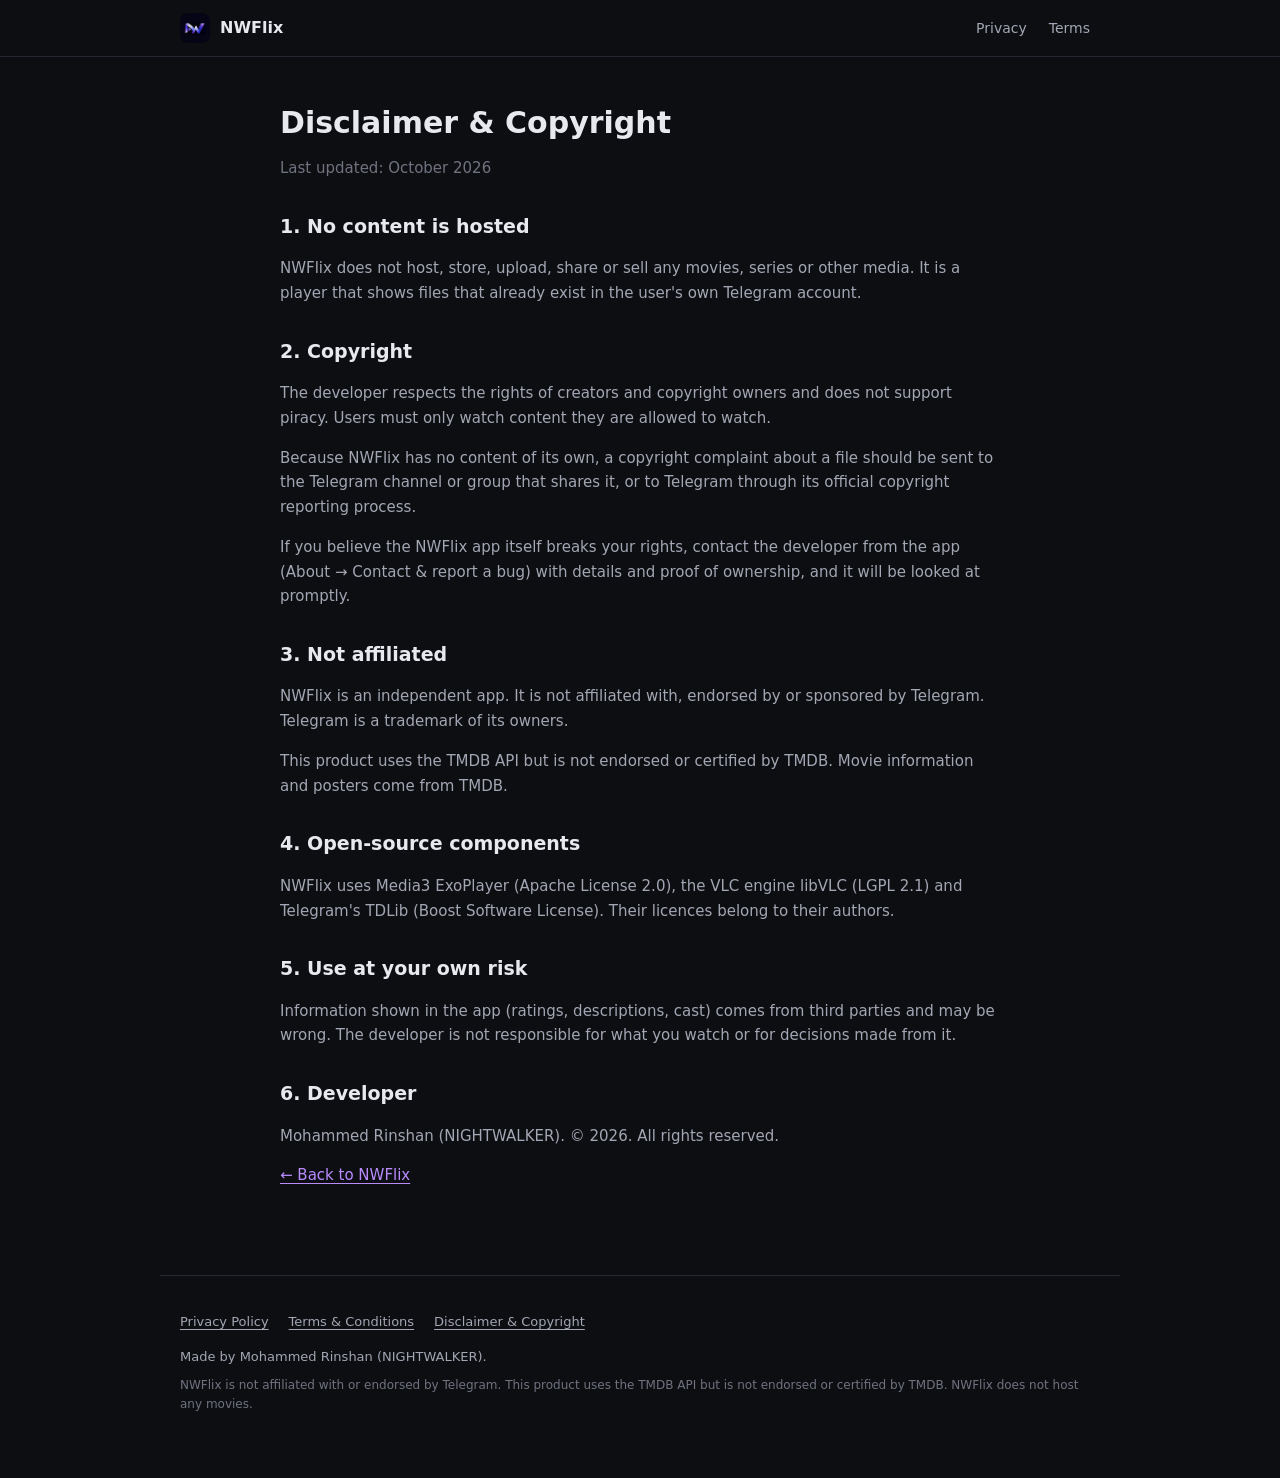
<file: disclaimer.html>
<!doctype html>
<html lang="en">
<head>
  <meta charset="utf-8">
  <meta name="viewport" content="width=device-width, initial-scale=1">
  <meta http-equiv="Content-Security-Policy" content="default-src 'self'; script-src 'self'; style-src 'self' 'unsafe-inline'; img-src 'self' data:; font-src 'self'; connect-src https://firestore.googleapis.com https://en.wikipedia.org; base-uri 'none'; form-action 'none'; object-src 'none'">
  <meta name="referrer" content="strict-origin-when-cross-origin">
  <title>Disclaimer &amp; Copyright – NWFlix</title>
  <meta name="description" content="Privacy Policy for the NWFlix app.">
  <link rel="icon" type="image/png" sizes="32x32" href="assets/favicon-32.png">
  <link rel="apple-touch-icon" href="assets/apple-touch-icon.png">
  <meta name="theme-color" content="#08090a">
  <meta property="og:type" content="website">
  <meta property="og:site_name" content="NWFlix">
  <meta property="og:title" content="Privacy Policy – NWFlix">
  <meta property="og:description" content="Privacy Policy for the NWFlix app.">
  <meta property="og:url" content="https://nightwalkerofc.github.io/NWFlix-Website/disclaimer.html">
  <meta property="og:image" content="https://nightwalkerofc.github.io/NWFlix-Website/assets/og-image.png">
  <meta property="og:image:width" content="1200">
  <meta property="og:image:height" content="630">
  <meta name="twitter:card" content="summary_large_image">
  <meta name="twitter:image" content="https://nightwalkerofc.github.io/NWFlix-Website/assets/og-image.png">
  <link rel="stylesheet" href="style.css">
</head>
<body>
  <header class="top">
    <div class="wrap bar">
      <a class="brand" href="./"><img src="assets/icon.png" alt="" width="30" height="30"> NWFlix</a>
      <nav class="nav"><a href="privacy.html">Privacy</a><a href="terms.html">Terms</a></nav>
    </div>
  </header>
<main class="wrap doc">
  <h1>Disclaimer &amp; Copyright</h1>
  <p class="tiny">Last updated: October 2026</p>
  <h2>1. No content is hosted</h2>
  <p>NWFlix does not host, store, upload, share or sell any movies, series or other media. It is a player that shows files that already exist in the user&#x27;s own Telegram account.</p>
  <h2>2. Copyright</h2>
  <p>The developer respects the rights of creators and copyright owners and does not support piracy. Users must only watch content they are allowed to watch.</p>
  <p>Because NWFlix has no content of its own, a copyright complaint about a file should be sent to the Telegram channel or group that shares it, or to Telegram through its official copyright reporting process.</p>
  <p>If you believe the NWFlix app itself breaks your rights, contact the developer from the app (About → Contact &amp; report a bug) with details and proof of ownership, and it will be looked at promptly.</p>
  <h2>3. Not affiliated</h2>
  <p>NWFlix is an independent app. It is not affiliated with, endorsed by or sponsored by Telegram. Telegram is a trademark of its owners.</p>
  <p>This product uses the TMDB API but is not endorsed or certified by TMDB. Movie information and posters come from TMDB.</p>
  <h2>4. Open-source components</h2>
  <p>NWFlix uses Media3 ExoPlayer (Apache License 2.0), the VLC engine libVLC (LGPL 2.1) and Telegram&#x27;s TDLib (Boost Software License). Their licences belong to their authors.</p>
  <h2>5. Use at your own risk</h2>
  <p>Information shown in the app (ratings, descriptions, cast) comes from third parties and may be wrong. The developer is not responsible for what you watch or for decisions made from it.</p>
  <h2>6. Developer</h2>
  <p>Mohammed Rinshan (NIGHTWALKER). © 2026. All rights reserved.</p>
  <p><a href="./">&larr; Back to NWFlix</a></p>
</main>
  <footer class="wrap foot">
    <p class="links"><a href="privacy.html">Privacy Policy</a><a href="terms.html">Terms &amp; Conditions</a><a href="disclaimer.html">Disclaimer &amp; Copyright</a></p>
    <p>Made by Mohammed Rinshan (NIGHTWALKER).</p>
    <p class="tiny">NWFlix is not affiliated with or endorsed by Telegram. This product uses the TMDB API but is not endorsed or certified by TMDB. NWFlix does not host any movies.</p>
  </footer>
</body>
</html>
</file>
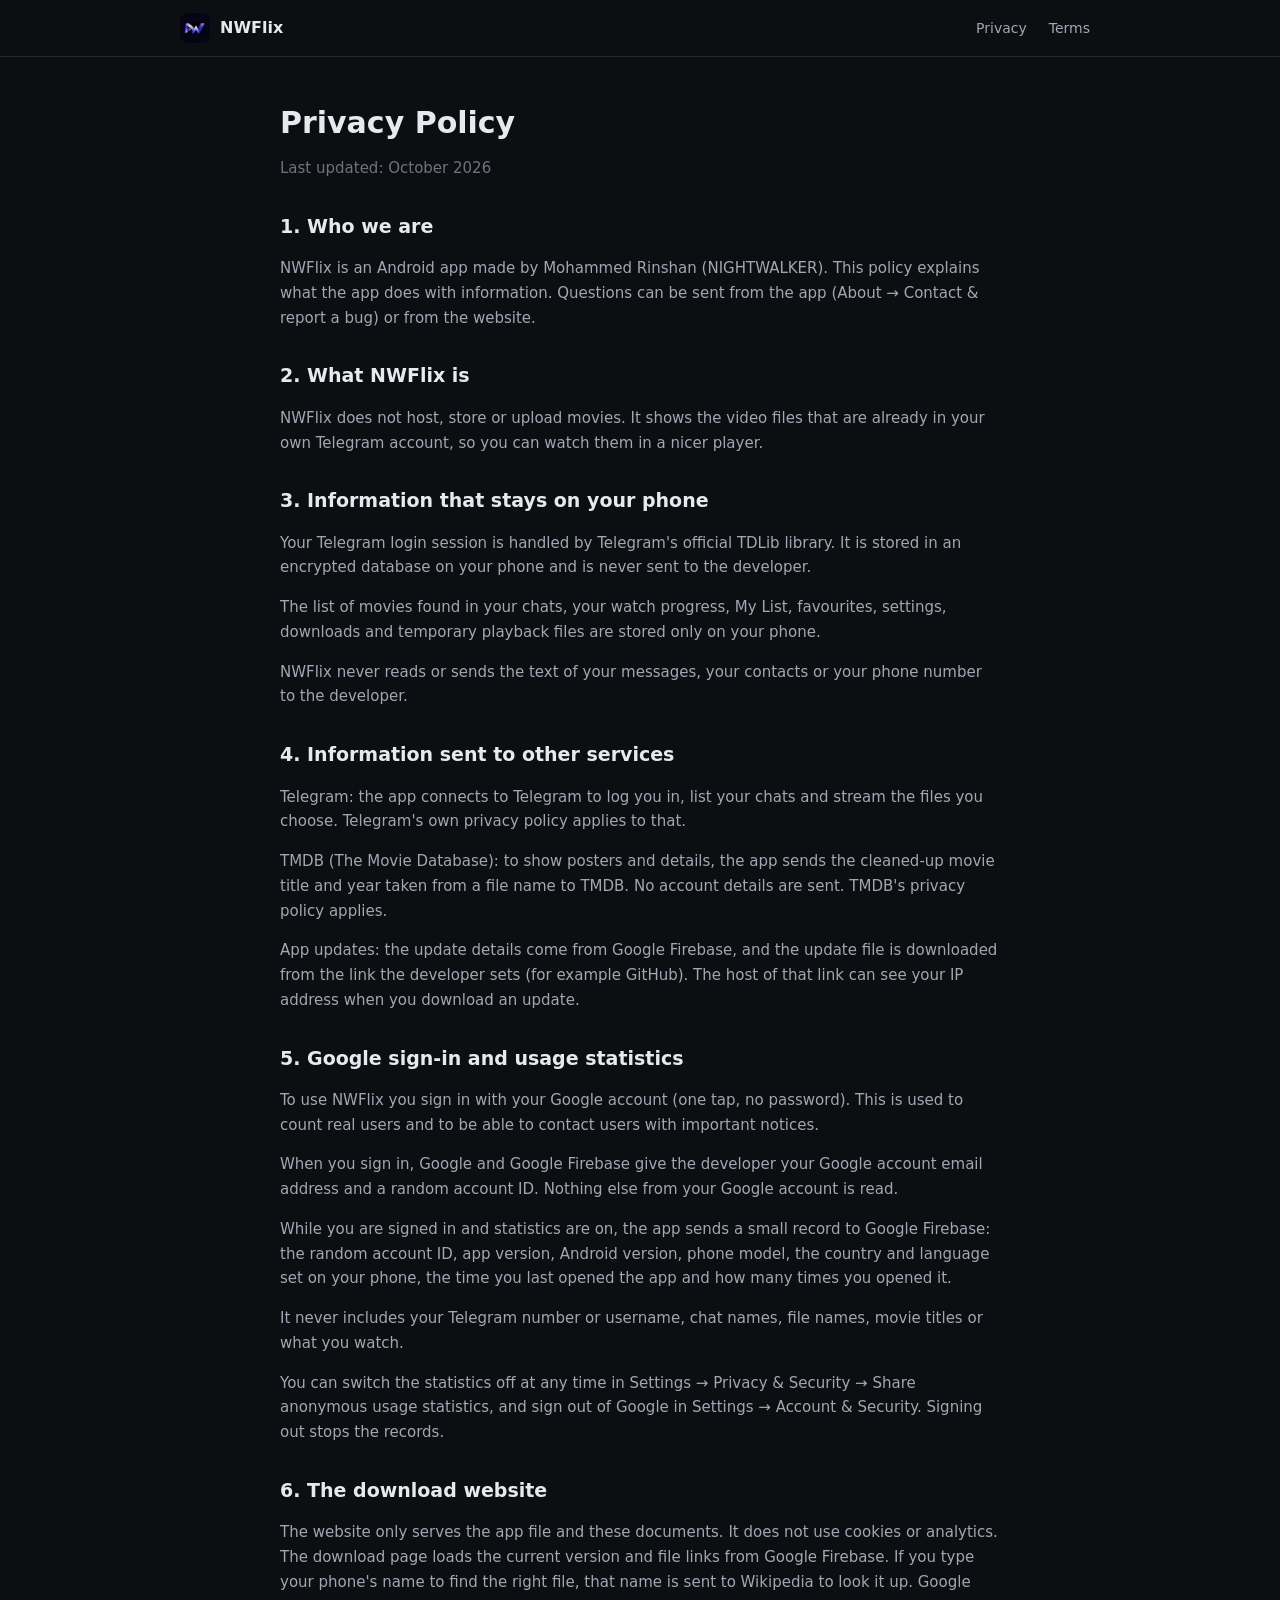
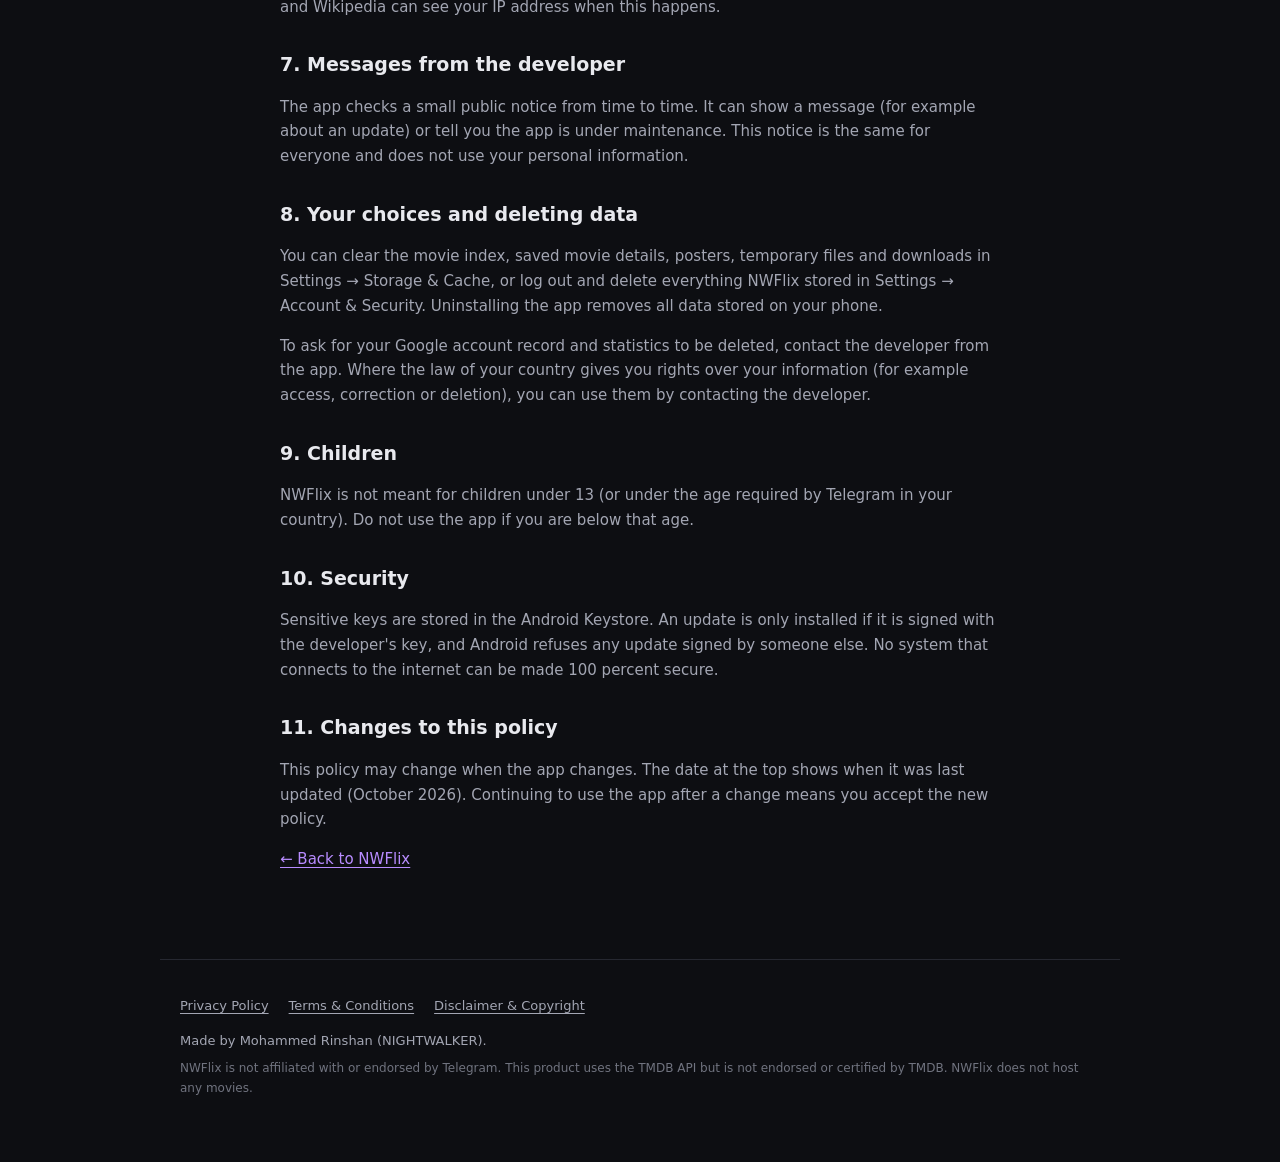
<file: privacy.html>
<!doctype html>
<html lang="en">
<head>
  <meta charset="utf-8">
  <meta name="viewport" content="width=device-width, initial-scale=1">
  <meta http-equiv="Content-Security-Policy" content="default-src 'self'; script-src 'self'; style-src 'self' 'unsafe-inline'; img-src 'self' data:; font-src 'self'; connect-src https://firestore.googleapis.com https://en.wikipedia.org; base-uri 'none'; form-action 'none'; object-src 'none'">
  <meta name="referrer" content="strict-origin-when-cross-origin">
  <title>Privacy Policy – NWFlix</title>
  <meta name="description" content="Privacy Policy for the NWFlix app.">
  <link rel="icon" type="image/png" sizes="32x32" href="assets/favicon-32.png">
  <link rel="apple-touch-icon" href="assets/apple-touch-icon.png">
  <meta name="theme-color" content="#08090a">
  <meta property="og:type" content="website">
  <meta property="og:site_name" content="NWFlix">
  <meta property="og:title" content="Privacy Policy – NWFlix">
  <meta property="og:description" content="Privacy Policy for the NWFlix app.">
  <meta property="og:url" content="https://nightwalkerofc.github.io/NWFlix-Website/privacy.html">
  <meta property="og:image" content="https://nightwalkerofc.github.io/NWFlix-Website/assets/og-image.png">
  <meta property="og:image:width" content="1200">
  <meta property="og:image:height" content="630">
  <meta name="twitter:card" content="summary_large_image">
  <meta name="twitter:image" content="https://nightwalkerofc.github.io/NWFlix-Website/assets/og-image.png">
  <link rel="stylesheet" href="style.css">
</head>
<body>
  <header class="top">
    <div class="wrap bar">
      <a class="brand" href="./"><img src="assets/icon.png" alt="" width="30" height="30"> NWFlix</a>
      <nav class="nav"><a href="privacy.html">Privacy</a><a href="terms.html">Terms</a></nav>
    </div>
  </header>
<main class="wrap doc">
  <h1>Privacy Policy</h1>
  <p class="tiny">Last updated: October 2026</p>
  <h2>1. Who we are</h2>
  <p>NWFlix is an Android app made by Mohammed Rinshan (NIGHTWALKER). This policy explains what the app does with information. Questions can be sent from the app (About → Contact &amp; report a bug) or from the website.</p>
  <h2>2. What NWFlix is</h2>
  <p>NWFlix does not host, store or upload movies. It shows the video files that are already in your own Telegram account, so you can watch them in a nicer player.</p>
  <h2>3. Information that stays on your phone</h2>
  <p>Your Telegram login session is handled by Telegram&#x27;s official TDLib library. It is stored in an encrypted database on your phone and is never sent to the developer.</p>
  <p>The list of movies found in your chats, your watch progress, My List, favourites, settings, downloads and temporary playback files are stored only on your phone.</p>
  <p>NWFlix never reads or sends the text of your messages, your contacts or your phone number to the developer.</p>
  <h2>4. Information sent to other services</h2>
  <p>Telegram: the app connects to Telegram to log you in, list your chats and stream the files you choose. Telegram&#x27;s own privacy policy applies to that.</p>
  <p>TMDB (The Movie Database): to show posters and details, the app sends the cleaned-up movie title and year taken from a file name to TMDB. No account details are sent. TMDB&#x27;s privacy policy applies.</p>
  <p>App updates: the update details come from Google Firebase, and the update file is downloaded from the link the developer sets (for example GitHub). The host of that link can see your IP address when you download an update.</p>
  <h2>5. Google sign-in and usage statistics</h2>
  <p>To use NWFlix you sign in with your Google account (one tap, no password). This is used to count real users and to be able to contact users with important notices.</p>
  <p>When you sign in, Google and Google Firebase give the developer your Google account email address and a random account ID. Nothing else from your Google account is read.</p>
  <p>While you are signed in and statistics are on, the app sends a small record to Google Firebase: the random account ID, app version, Android version, phone model, the country and language set on your phone, the time you last opened the app and how many times you opened it.</p>
  <p>It never includes your Telegram number or username, chat names, file names, movie titles or what you watch.</p>
  <p>You can switch the statistics off at any time in Settings → Privacy &amp; Security → Share anonymous usage statistics, and sign out of Google in Settings → Account &amp; Security. Signing out stops the records.</p>
  <h2>6. The download website</h2>
  <p>The website only serves the app file and these documents. It does not use cookies or analytics. The download page loads the current version and file links from Google Firebase. If you type your phone&#x27;s name to find the right file, that name is sent to Wikipedia to look it up. Google and Wikipedia can see your IP address when this happens.</p>
  <h2>7. Messages from the developer</h2>
  <p>The app checks a small public notice from time to time. It can show a message (for example about an update) or tell you the app is under maintenance. This notice is the same for everyone and does not use your personal information.</p>
  <h2>8. Your choices and deleting data</h2>
  <p>You can clear the movie index, saved movie details, posters, temporary files and downloads in Settings → Storage &amp; Cache, or log out and delete everything NWFlix stored in Settings → Account &amp; Security. Uninstalling the app removes all data stored on your phone.</p>
  <p>To ask for your Google account record and statistics to be deleted, contact the developer from the app. Where the law of your country gives you rights over your information (for example access, correction or deletion), you can use them by contacting the developer.</p>
  <h2>9. Children</h2>
  <p>NWFlix is not meant for children under 13 (or under the age required by Telegram in your country). Do not use the app if you are below that age.</p>
  <h2>10. Security</h2>
  <p>Sensitive keys are stored in the Android Keystore. An update is only installed if it is signed with the developer&#x27;s key, and Android refuses any update signed by someone else. No system that connects to the internet can be made 100 percent secure.</p>
  <h2>11. Changes to this policy</h2>
  <p>This policy may change when the app changes. The date at the top shows when it was last updated (October 2026). Continuing to use the app after a change means you accept the new policy.</p>
  <p><a href="./">&larr; Back to NWFlix</a></p>
</main>
  <footer class="wrap foot">
    <p class="links"><a href="privacy.html">Privacy Policy</a><a href="terms.html">Terms &amp; Conditions</a><a href="disclaimer.html">Disclaimer &amp; Copyright</a></p>
    <p>Made by Mohammed Rinshan (NIGHTWALKER).</p>
    <p class="tiny">NWFlix is not affiliated with or endorsed by Telegram. This product uses the TMDB API but is not endorsed or certified by TMDB. NWFlix does not host any movies.</p>
  </footer>
</body>
</html>
</file>
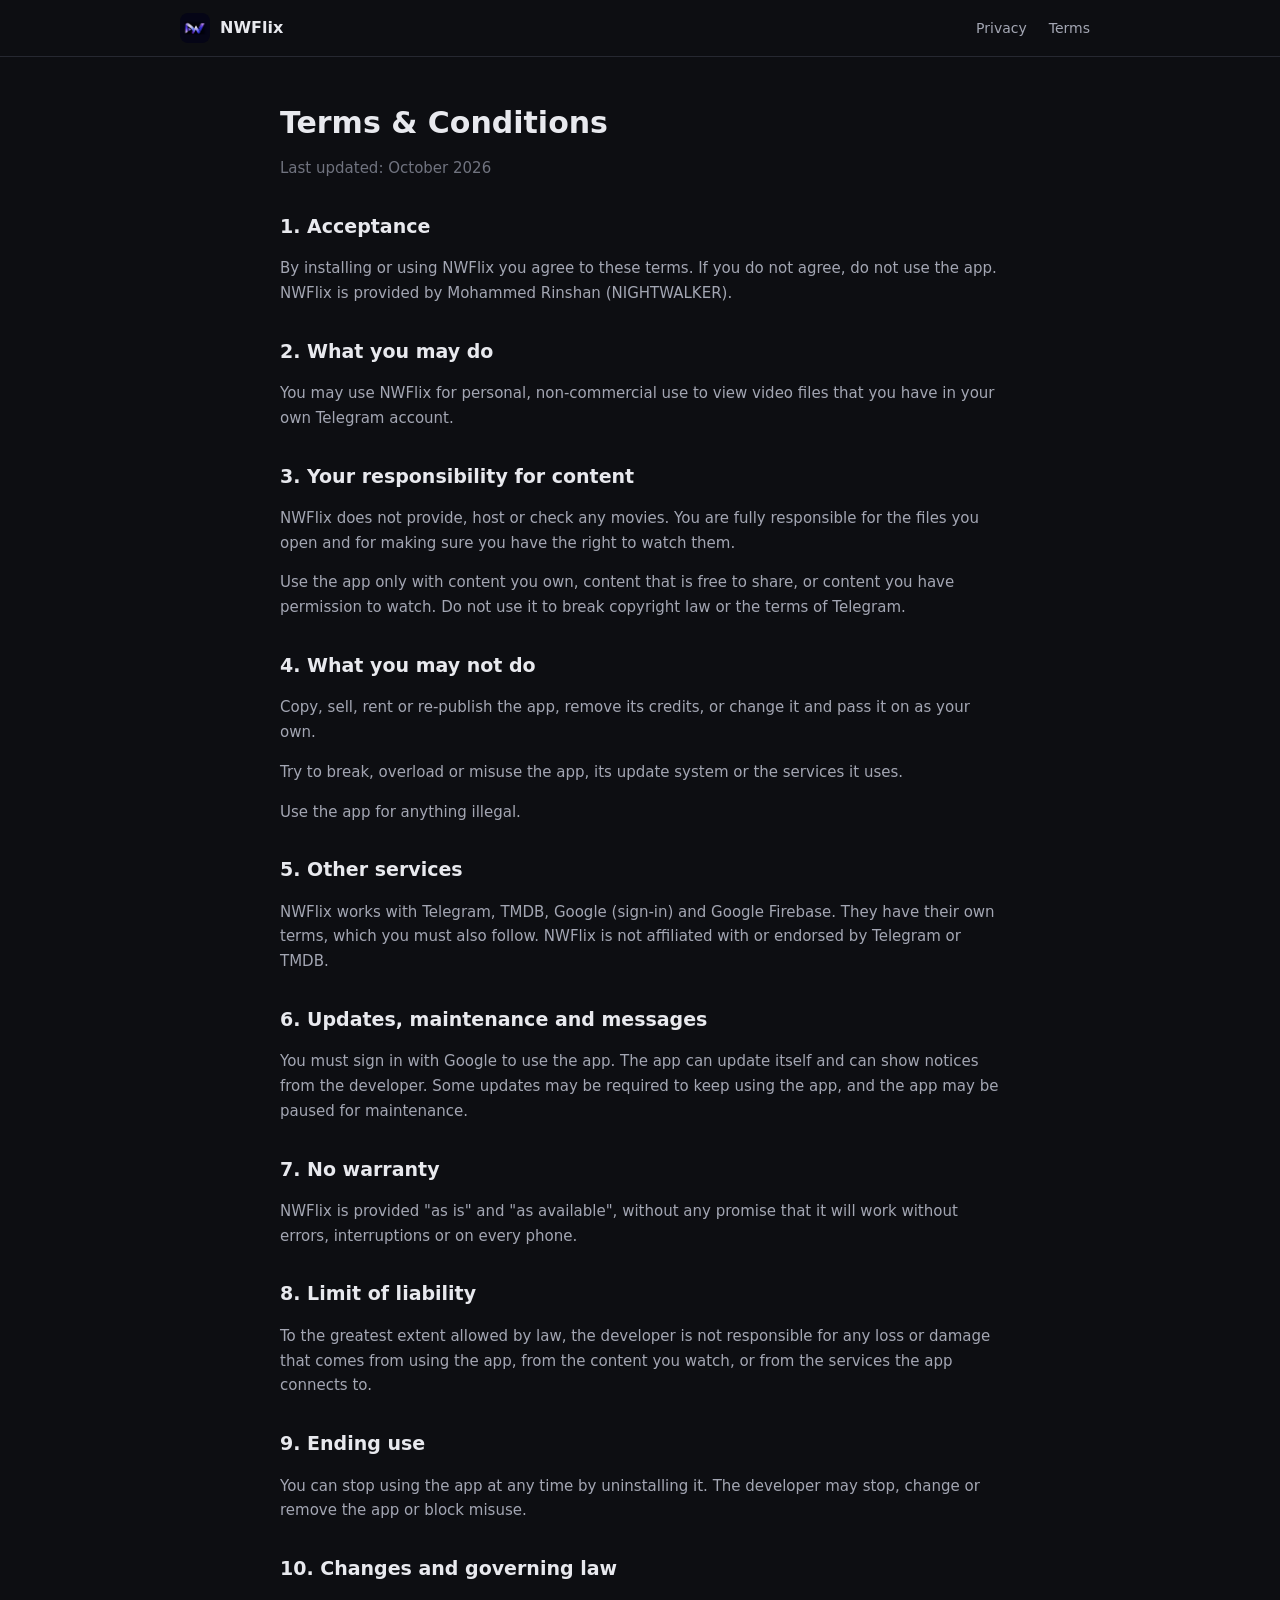
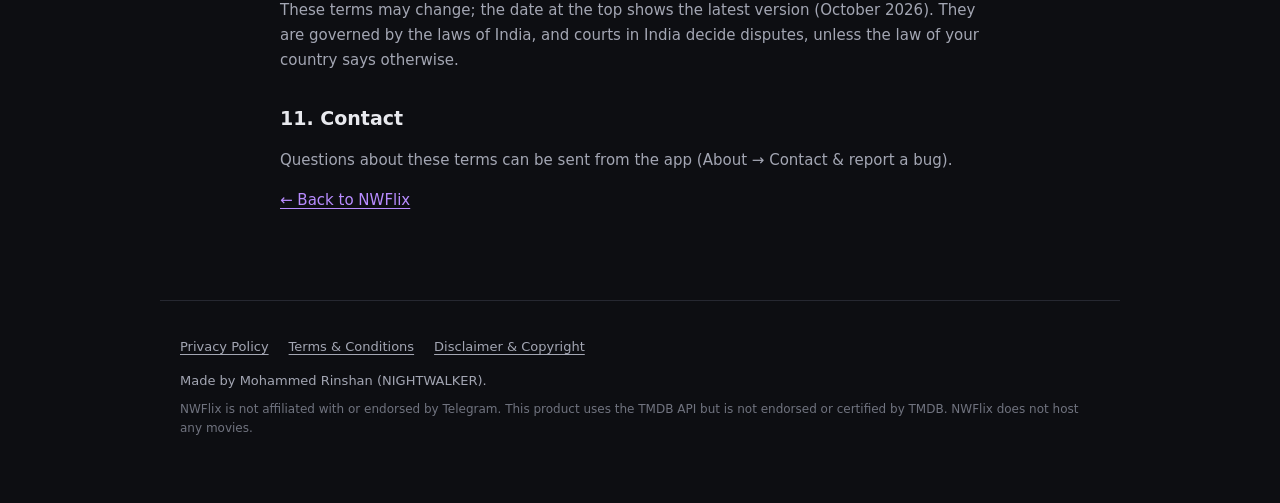
<file: terms.html>
<!doctype html>
<html lang="en">
<head>
  <meta charset="utf-8">
  <meta name="viewport" content="width=device-width, initial-scale=1">
  <meta http-equiv="Content-Security-Policy" content="default-src 'self'; script-src 'self'; style-src 'self' 'unsafe-inline'; img-src 'self' data:; font-src 'self'; connect-src https://firestore.googleapis.com https://en.wikipedia.org; base-uri 'none'; form-action 'none'; object-src 'none'">
  <meta name="referrer" content="strict-origin-when-cross-origin">
  <title>Terms &amp; Conditions – NWFlix</title>
  <meta name="description" content="Privacy Policy for the NWFlix app.">
  <link rel="icon" type="image/png" sizes="32x32" href="assets/favicon-32.png">
  <link rel="apple-touch-icon" href="assets/apple-touch-icon.png">
  <meta name="theme-color" content="#08090a">
  <meta property="og:type" content="website">
  <meta property="og:site_name" content="NWFlix">
  <meta property="og:title" content="Privacy Policy – NWFlix">
  <meta property="og:description" content="Privacy Policy for the NWFlix app.">
  <meta property="og:url" content="https://nightwalkerofc.github.io/NWFlix-Website/terms.html">
  <meta property="og:image" content="https://nightwalkerofc.github.io/NWFlix-Website/assets/og-image.png">
  <meta property="og:image:width" content="1200">
  <meta property="og:image:height" content="630">
  <meta name="twitter:card" content="summary_large_image">
  <meta name="twitter:image" content="https://nightwalkerofc.github.io/NWFlix-Website/assets/og-image.png">
  <link rel="stylesheet" href="style.css">
</head>
<body>
  <header class="top">
    <div class="wrap bar">
      <a class="brand" href="./"><img src="assets/icon.png" alt="" width="30" height="30"> NWFlix</a>
      <nav class="nav"><a href="privacy.html">Privacy</a><a href="terms.html">Terms</a></nav>
    </div>
  </header>
<main class="wrap doc">
  <h1>Terms &amp; Conditions</h1>
  <p class="tiny">Last updated: October 2026</p>
  <h2>1. Acceptance</h2>
  <p>By installing or using NWFlix you agree to these terms. If you do not agree, do not use the app. NWFlix is provided by Mohammed Rinshan (NIGHTWALKER).</p>
  <h2>2. What you may do</h2>
  <p>You may use NWFlix for personal, non-commercial use to view video files that you have in your own Telegram account.</p>
  <h2>3. Your responsibility for content</h2>
  <p>NWFlix does not provide, host or check any movies. You are fully responsible for the files you open and for making sure you have the right to watch them.</p>
  <p>Use the app only with content you own, content that is free to share, or content you have permission to watch. Do not use it to break copyright law or the terms of Telegram.</p>
  <h2>4. What you may not do</h2>
  <p>Copy, sell, rent or re-publish the app, remove its credits, or change it and pass it on as your own.</p>
  <p>Try to break, overload or misuse the app, its update system or the services it uses.</p>
  <p>Use the app for anything illegal.</p>
  <h2>5. Other services</h2>
  <p>NWFlix works with Telegram, TMDB, Google (sign-in) and Google Firebase. They have their own terms, which you must also follow. NWFlix is not affiliated with or endorsed by Telegram or TMDB.</p>
  <h2>6. Updates, maintenance and messages</h2>
  <p>You must sign in with Google to use the app. The app can update itself and can show notices from the developer. Some updates may be required to keep using the app, and the app may be paused for maintenance.</p>
  <h2>7. No warranty</h2>
  <p>NWFlix is provided &quot;as is&quot; and &quot;as available&quot;, without any promise that it will work without errors, interruptions or on every phone.</p>
  <h2>8. Limit of liability</h2>
  <p>To the greatest extent allowed by law, the developer is not responsible for any loss or damage that comes from using the app, from the content you watch, or from the services the app connects to.</p>
  <h2>9. Ending use</h2>
  <p>You can stop using the app at any time by uninstalling it. The developer may stop, change or remove the app or block misuse.</p>
  <h2>10. Changes and governing law</h2>
  <p>These terms may change; the date at the top shows the latest version (October 2026). They are governed by the laws of India, and courts in India decide disputes, unless the law of your country says otherwise.</p>
  <h2>11. Contact</h2>
  <p>Questions about these terms can be sent from the app (About → Contact &amp; report a bug).</p>
  <p><a href="./">&larr; Back to NWFlix</a></p>
</main>
  <footer class="wrap foot">
    <p class="links"><a href="privacy.html">Privacy Policy</a><a href="terms.html">Terms &amp; Conditions</a><a href="disclaimer.html">Disclaimer &amp; Copyright</a></p>
    <p>Made by Mohammed Rinshan (NIGHTWALKER).</p>
    <p class="tiny">NWFlix is not affiliated with or endorsed by Telegram. This product uses the TMDB API but is not endorsed or certified by TMDB. NWFlix does not host any movies.</p>
  </footer>
</body>
</html>
</file>
<file: style.css>
:root {
  --bg: #0d0e12;
  --panel: #15161c;
  --line: #262831;
  --text: #e8e9ee;
  --soft: #a3a6b3;
  --dim: #70737f;
  --acc: #b88cff;
  --acc-ink: #1a0f33;
  --font: system-ui, -apple-system, "Segoe UI", Roboto, "Helvetica Neue", Arial, sans-serif;
}

* { box-sizing: border-box; }
html { -webkit-text-size-adjust: 100%; scroll-behavior: smooth; color-scheme: dark; }
body { margin: 0; background: var(--bg); color: var(--soft); font: 400 16px/1.6 var(--font); -webkit-font-smoothing: antialiased; }
a { color: var(--acc); text-underline-offset: 3px; }
a:hover { color: #d2b6ff; }
h1, h2, h3 { color: var(--text); font-weight: 600; margin: 0; }
.wrap { max-width: 960px; margin: 0 auto; padding: 0 20px; }

.top { background: var(--bg); border-bottom: 1px solid var(--line); position: sticky; top: 0; z-index: 10; }
.bar { display: flex; align-items: center; justify-content: space-between; height: 56px; }
.brand { display: flex; align-items: center; gap: 10px; font-weight: 600; color: var(--text); text-decoration: none; }
.brand img { border-radius: 8px; }
.nav { display: flex; gap: 2px; }
.nav a { color: var(--soft); font-size: 14px; text-decoration: none; padding: 8px 10px; border-radius: 6px; }
.nav a:hover { color: var(--text); background: var(--panel); }

.listing { padding-top: 44px; padding-bottom: 8px; }
.head { display: flex; align-items: center; gap: 22px; }
.appicon { width: 112px; height: 112px; border-radius: 26px; flex: none; background: var(--panel); }
.title h1 { font-size: 36px; line-height: 1.15; }
.dev { margin: 4px 0 0; color: var(--acc); font-weight: 500; font-size: 15px; }
.tag { margin: 6px 0 0; font-size: 15px; }

.facts { display: flex; margin: 28px 0 24px; border-top: 1px solid var(--line); border-bottom: 1px solid var(--line); }
.facts div { flex: 1; padding: 14px 8px; text-align: center; border-left: 1px solid var(--line); min-width: 0; }
.facts div:first-child { border-left: 0; }
.facts b { display: block; color: var(--text); font-weight: 600; font-size: 15px; }
.facts span { font-size: 12px; color: var(--dim); }

.actions { display: flex; flex-wrap: wrap; gap: 12px; }
.btn { display: inline-flex; align-items: center; justify-content: center; gap: 8px; cursor: pointer; font: 600 15px/1.2 var(--font); border-radius: 999px; padding: 13px 26px; text-decoration: none; border: 1px solid transparent; }
.btn:focus-visible { outline: 2px solid var(--acc); outline-offset: 2px; }
.btn-primary { background: var(--acc); color: var(--acc-ink); }
.btn-primary:hover { background: #c9a5ff; color: var(--acc-ink); }
.btn-ghost { background: transparent; color: var(--acc); border-color: var(--line); }
.btn-ghost:hover { background: var(--panel); color: #d2b6ff; }
.btn-block { display: flex; width: 100%; border-radius: 10px; }
.btn svg { width: 18px; height: 18px; flex: none; }
.note { color: var(--soft); font-size: 13px; margin: 14px 0 0; }
.tiny { color: var(--dim); font-size: 12px; }

.shots { padding-top: 32px; }
.shots h2 { font-size: 20px; margin-bottom: 14px; }
.strip { display: flex; gap: 14px; overflow-x: auto; padding: 4px 20px 18px max(20px, calc((100vw - 960px) / 2 + 20px)); scroll-snap-type: x proximity; scrollbar-width: thin; scrollbar-color: var(--line) transparent; }
.strip img { height: 520px; width: auto; flex: none; scroll-snap-align: start; border-radius: 12px; }

.section { padding-top: 36px; padding-bottom: 4px; }
.section h2 { font-size: 20px; margin-bottom: 12px; }
.section p { margin: 0 0 14px; max-width: 46em; }
.plain { padding-left: 20px; margin: 0; max-width: 46em; }
.plain li { margin-bottom: 10px; }
.plain strong { color: var(--text); font-weight: 600; }
.info { margin: 0; border-top: 1px solid var(--line); max-width: 560px; }
.info div { display: flex; gap: 16px; padding: 12px 0; border-bottom: 1px solid var(--line); font-size: 14px; }
.info dt { width: 100px; flex: none; color: var(--dim); }
.info dd { margin: 0; color: var(--text); }

.foot { padding: 36px 20px 56px; margin-top: 48px; border-top: 1px solid var(--line); font-size: 13px; }
.foot p { margin: 0 0 8px; }
.foot .links { display: flex; flex-wrap: wrap; gap: 6px 20px; margin-bottom: 14px; }
.foot .links a { color: var(--soft); }
.foot .links a:hover { color: var(--text); }

.overlay { position: fixed; inset: 0; background: rgba(5, 6, 8, 0.75); display: none; align-items: center; justify-content: center; padding: 16px; z-index: 50; }
.overlay.open { display: flex; }
.modal { background: var(--panel); color: var(--soft); width: 100%; max-width: 460px; max-height: 92vh; overflow: auto; border-radius: 16px; border: 1px solid var(--line); padding: 24px; }
.modal h3 { margin: 0 0 8px; font-size: 20px; }
.modal p { margin: 0 0 16px; font-size: 14px; }
.modal .close { float: right; background: none; border: 0; color: var(--soft); font-size: 24px; line-height: 1; cursor: pointer; padding: 0 4px; }
.modal .close:hover { color: var(--text); }
.stack { display: grid; gap: 8px; }
.choice { text-align: left; justify-content: flex-start; border-radius: 10px; }
.choice small { display: block; font-weight: 400; color: var(--soft); font-size: 12px; }
.field { width: 100%; font: inherit; font-size: 14px; padding: 11px 12px; border-radius: 10px; border: 1px solid var(--line); background: var(--bg); color: var(--text); margin-bottom: 12px; }
.field:focus { outline: 2px solid var(--acc); }
.result { background: var(--bg); border: 1px solid var(--line); border-radius: 12px; padding: 16px; margin-bottom: 16px; }
.result strong { display: block; color: var(--text); font-weight: 600; }
.spin { width: 16px; height: 16px; border-radius: 50%; border: 2px solid var(--line); border-top-color: var(--acc); animation: spin .8s linear infinite; display: inline-block; vertical-align: -3px; margin-right: 8px; }
@keyframes spin { to { transform: rotate(360deg); } }
.hidden { display: none !important; }

.doc { max-width: 760px; padding: 48px 20px 24px; }
.doc h1 { font-size: 30px; line-height: 1.2; margin-bottom: 4px; }
.doc h2 { font-size: 19px; margin: 30px 0 8px; }
.doc p { font-size: 15px; line-height: 1.65; }

@media (max-width: 560px) {
  .listing { padding-top: 28px; }
  .head { gap: 16px; }
  .appicon { width: 88px; height: 88px; border-radius: 21px; }
  .title h1 { font-size: 28px; }
  .tag { font-size: 14px; }
  .facts b { font-size: 13px; }
  .actions .btn { width: 100%; }
  .nav a:nth-child(-n+2) { display: none; }
  .strip img { height: 440px; }
  .info dt { width: 84px; }
}

[hidden] { display: none !important; }
.frame { position: relative; aspect-ratio: 16 / 9; max-width: 720px; background: #000; border-radius: 14px; overflow: hidden; border: 1px solid var(--line); }
.frame video, .frame iframe { width: 100%; height: 100%; border: 0; display: block; }
.frame .play { position: relative; width: 100%; height: 100%; padding: 0; border: 0; background: #000; cursor: pointer; }
.frame .play img { width: 100%; height: 100%; object-fit: cover; opacity: .85; display: block; }
.frame .play i { position: absolute; inset: 0; margin: auto; width: 68px; height: 68px; border-radius: 50%; background: var(--acc); }
.frame .play i::after { content: ""; position: absolute; left: 27px; top: 21px; border-left: 20px solid var(--acc-ink); border-top: 13px solid transparent; border-bottom: 13px solid transparent; }
</file>
